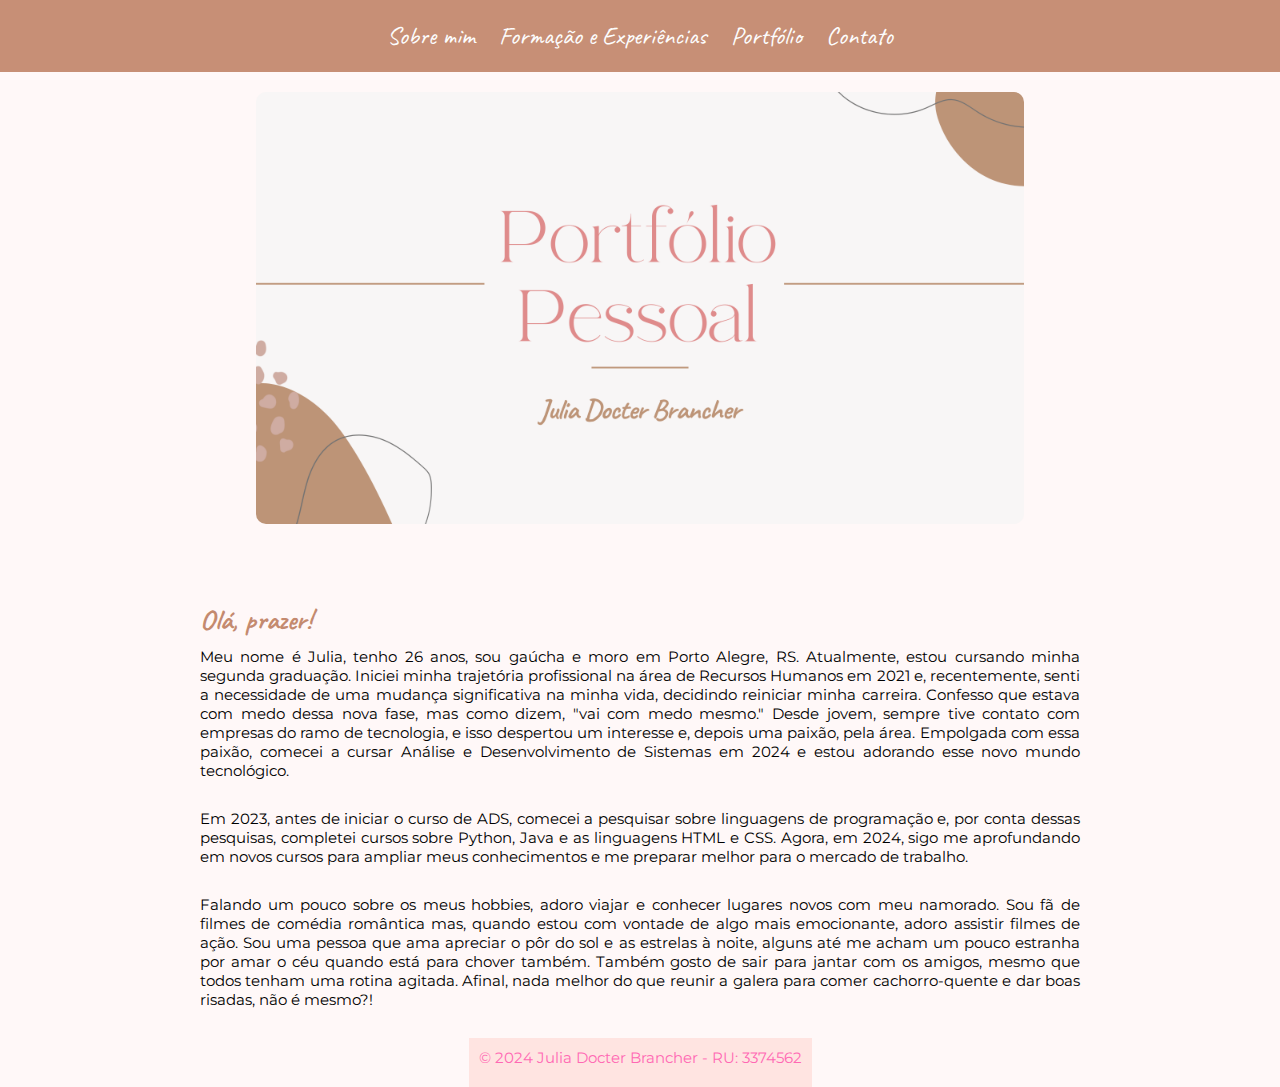
<file: index.html>
<!DOCTYPE html>
<html lang="pt">

<head>
    <meta charset="UTF-8">
    <meta name="viewport" content="width=device-width, initial-scale=1.0">
    <title>Portfólio Pessoal</title>
    <link href="https://fonts.googleapis.com/css2?family=Caveat&family=Montserrat:wght@300;400&display=swap"
        rel="stylesheet">
    <!--Link para o arquivo CSS externo que contém os estilos da página-->
    <link rel="stylesheet" type="text/css" href="styles/default.css">
</head>

<body>
    <!--Seção de navegação-->
    <header>
        <nav>
            <ul>
                <li><a href="index.html">Sobre mim</a></li>
                <li><a href="formacao.html">Formação e Experiências</a></li>
                <li><a href="portfolio.html">Portfólio</a></li>
                <li><a href="contato.html">Contato</a></li>
            </ul>
        </nav>
    </header>

    <!-- Introdução do portfólio pessoal -->
    <img src="portfolio.png" alt="Portfólio Pessoal" title="Portfólio Pessoal">
    <br><br>
    <div style="margin: 0 200px;">
        <h2>Olá, prazer!</h2>
        <p> Meu nome é Julia, tenho 26 anos, sou gaúcha e moro em Porto Alegre, RS. Atualmente, estou cursando
            minha segunda graduação. Iniciei minha trajetória profissional na área de Recursos Humanos em 2021 e,
            recentemente, senti a necessidade de uma mudança significativa na minha vida, decidindo reiniciar minha carreira. Confesso que estava com medo dessa nova fase, mas como dizem, "vai com medo mesmo." Desde jovem, sempre tive contato com empresas do ramo de tecnologia, e isso despertou um interesse e, depois uma paixão, pela área. Empolgada com essa paixão, comecei a cursar Análise e Desenvolvimento de Sistemas em 2024 e estou adorando esse novo mundo tecnológico.</p> 
        <br>
        <p> Em 2023, antes de iniciar o curso de ADS, comecei a pesquisar sobre linguagens de programação e, por conta
            dessas pesquisas, completei cursos sobre Python, Java e as linguagens HTML e CSS. Agora, em 2024, sigo me
            aprofundando em novos cursos para ampliar meus conhecimentos e me preparar melhor para o mercado de
            trabalho.</p>
        <br>
        <p>Falando um pouco sobre os meus hobbies, adoro viajar e conhecer lugares novos com meu namorado. Sou fã de filmes de comédia romântica mas, quando estou com vontade de algo mais emocionante, adoro assistir filmes de ação. Sou uma pessoa que ama apreciar o pôr do sol e as estrelas à noite, alguns até me acham um pouco estranha por amar o céu quando está para chover também. Também gosto de sair para jantar com os amigos, mesmo que todos tenham uma rotina agitada. Afinal, nada melhor do que reunir a galera para comer cachorro-quente e dar boas risadas, não é mesmo?!</p>
            <br>
    </div>

    <!-- Identificação do autor da página -->
    <footer>
        <p>&copy; 2024 Julia Docter Brancher - RU: 3374562</p>
    </footer>

</body>

</html>
</file>
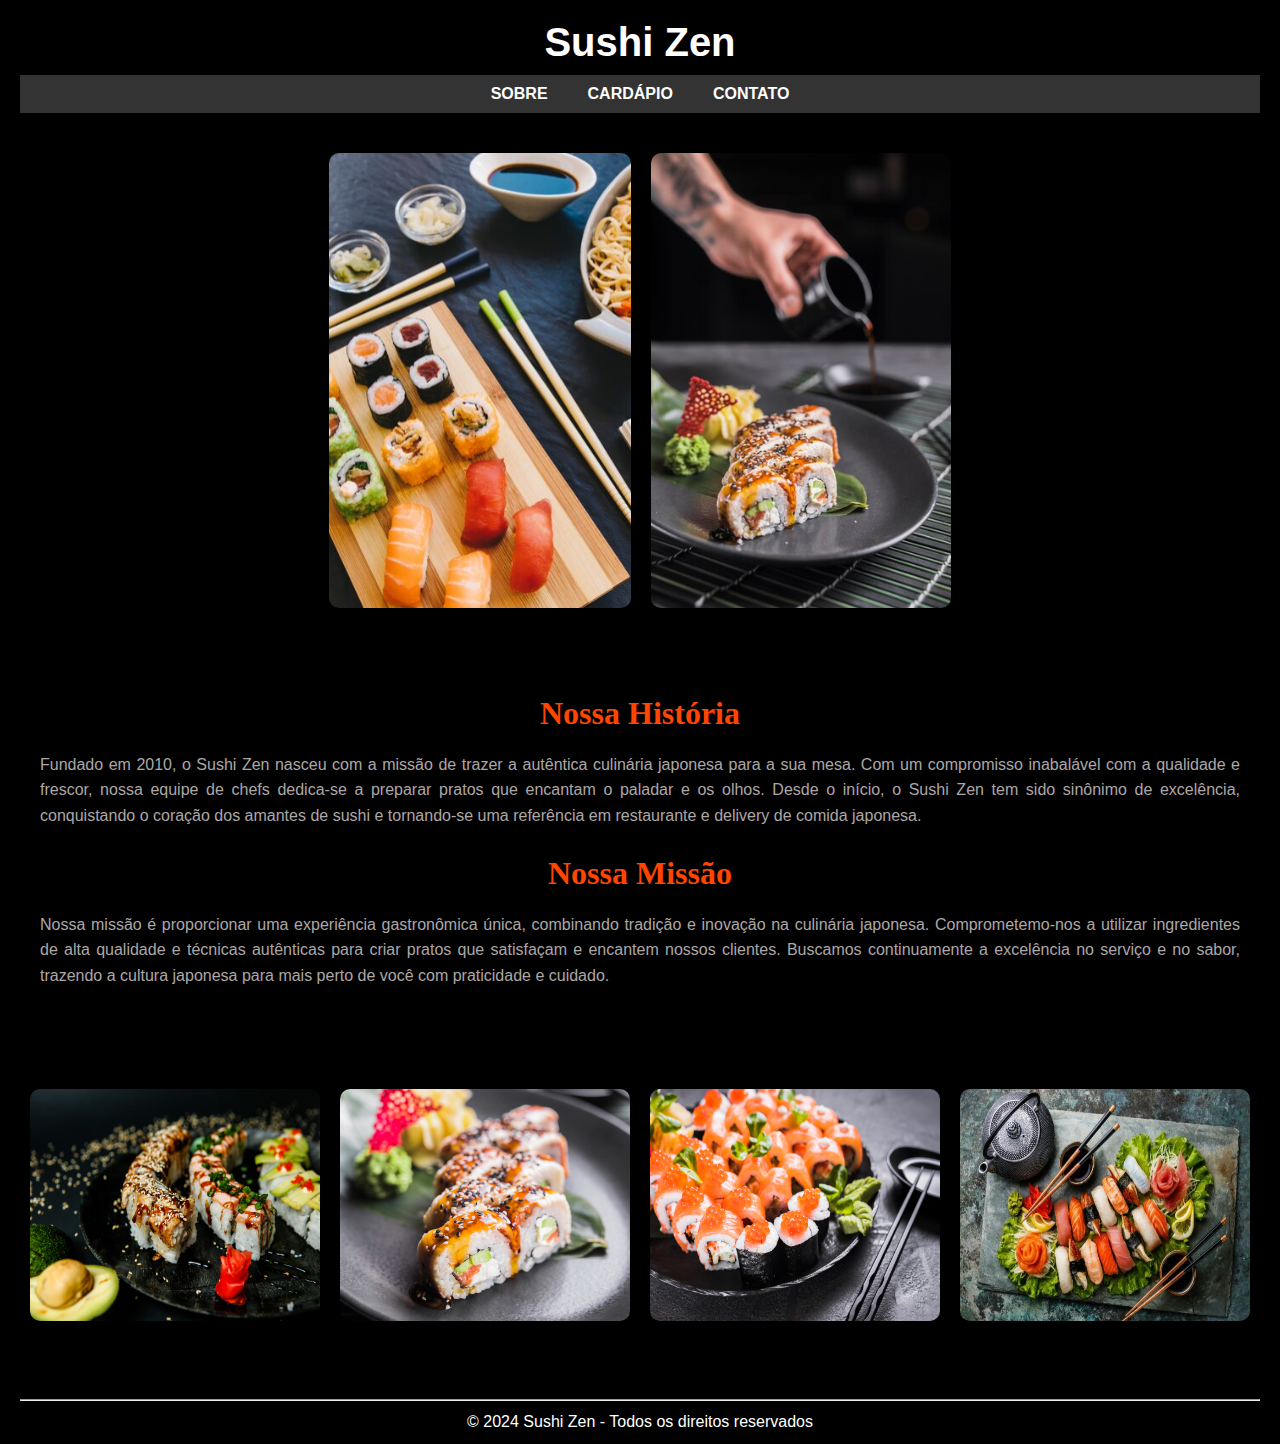
<file: Projetos/restaurante_sushizen/index.html>
<!DOCTYPE html>
<html lang="en">
<head>
    <meta charset="UTF-8">
    <meta name="viewport" content="width=device-width, initial-scale=1.0">
    <title>Restaurante Sushi Zen</title>
   
    <link rel="stylesheet" type="text/css" href="styles/historia.css">

</head>
<body>
    <!-- Cabeçalho -->
    <header>
        <h1>Sushi Zen</h1>
        <nav>
            <ul>
                <li><a href="index.html">SOBRE</a></li>
                <li><a href="cardapio.html">CARDÁPIO</a></li>
                <li><a href="contato_restaurante.html">CONTATO</a></li>
            </ul>
        </nav>
    </header>

    <!-- Imagens de Destaque -->
    <div class="featured-images">
        <img src="Imagens/sushiteste.png" alt="Sushi" title="Imagem de Sushi">
        <img src="Imagens/sushi2.png" alt="Sushi" title="Imagem de Sushi">
    </div>

    <!-- Seção Sobre -->
    <section id="sobre">
        <h2>Nossa História</h2>
        <p>Fundado em 2010, o Sushi Zen nasceu com a missão de trazer a autêntica culinária japonesa para a sua mesa. Com um compromisso inabalável com a qualidade e frescor, nossa equipe de chefs dedica-se a preparar pratos que encantam o paladar e os olhos. Desde o início, o Sushi Zen tem sido sinônimo de excelência, conquistando o coração dos amantes de sushi e tornando-se uma referência em restaurante e delivery de comida japonesa.</p>

        <h2>Nossa Missão</h2>
        <p>Nossa missão é proporcionar uma experiência gastronômica única, combinando tradição e inovação na culinária japonesa. Comprometemo-nos a utilizar ingredientes de alta qualidade e técnicas autênticas para criar pratos que satisfaçam e encantem nossos clientes. Buscamos continuamente a excelência no serviço e no sabor, trazendo a cultura japonesa para mais perto de você com praticidade e cuidado.</p>
    </section>

    <!-- Galeria de Imagens -->
    <section class="gallery">
        <img src="Imagens/capa1.jpg" alt="Sushi">
        <img src="Imagens/capa2.jpg" alt="Sushi">
        <img src="Imagens/capa3.jpg" alt="Sushi">
        <img src="Imagens/capa4.jpeg" alt="Sushi">
    </section>

    <!-- Rodapé -->
    <footer>
        <hr>
        <p>&copy; 2024 Sushi Zen - Todos os direitos reservados</p>
    </footer>
</body>
</html>
</file>
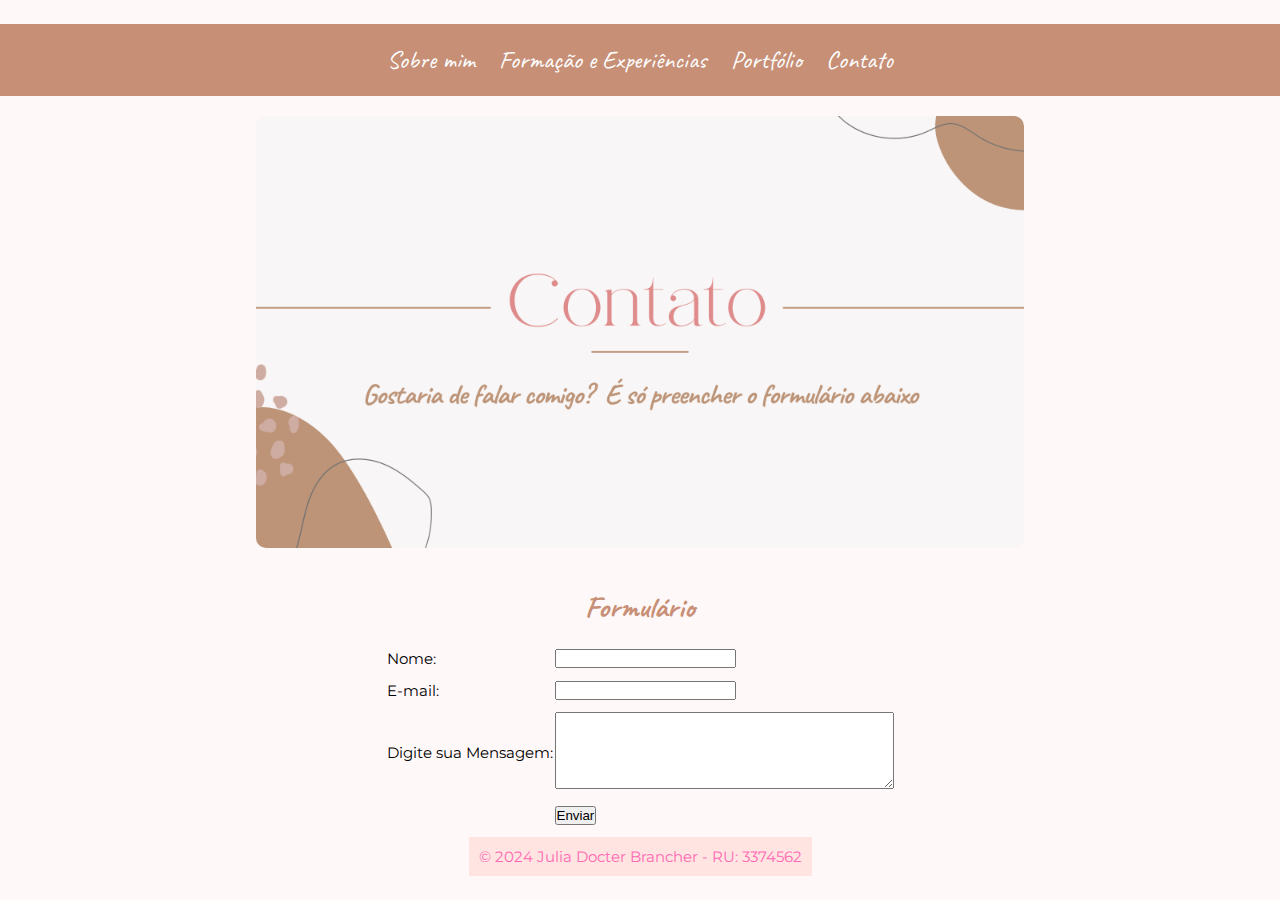
<file: contato.html>
<!DOCTYPE html>
<html lang="pt">

<head>
    <meta charset="UTF-8">
    <meta name="viewport" content="width=device-width, initial-scale=1.0">
    <title>Contato</title>
    <link href="https://fonts.googleapis.com/css2?family=Caveat&family=Montserrat:wght@300;400&display=swap" rel="stylesheet">
    <!--Link para o arquivo CSS externo que contém os estilos da página-->
    <link rel="stylesheet" type="text/css" href="styles/contato.css">

</head>

<body>
    <!--Seção de navegação-->
    <header>
        <nav>
            <ul>
                <li><a href="index.html">Sobre mim</a></li>
                <li><a href="formacao.html">Formação e Experiências</a></li>
                <li><a href="portfolio.html">Portfólio</a></li>
                <li><a href="contato.html">Contato</a></li>
            </ul>
        </nav>
    </header>

    <!-- Banner principal da página -->
    <img src="contato.png" alt="Contato" title="Contato">

    <h1>Formulário</h1>
    <form action="" method="">
        <table>
            <tr>
                <th><label for="nome">Nome:</label></th>
                <td><input type="text" name="nome" id="nome"></td>
            </tr>
            <tr>
                <th><label for="email">E-mail:</label></th>
                <td><input type="email" name="email" id="email"></td>
            </tr>
            <tr>
                <th><label for="msg">Digite sua Mensagem:</label></th>
                <td><textarea name="msg" rows="5" cols="40"></textarea></td>
            </tr>
            <tr>
                <td></td>
                <td><button>Enviar</button></td>
            </tr>
        </table>
    </form>

    <!-- Identificação do autor da página -->
    <footer>
        <p>&copy; 2024 Julia Docter Brancher - RU: 3374562</p>
    </footer>

</body>

</html>
</file>
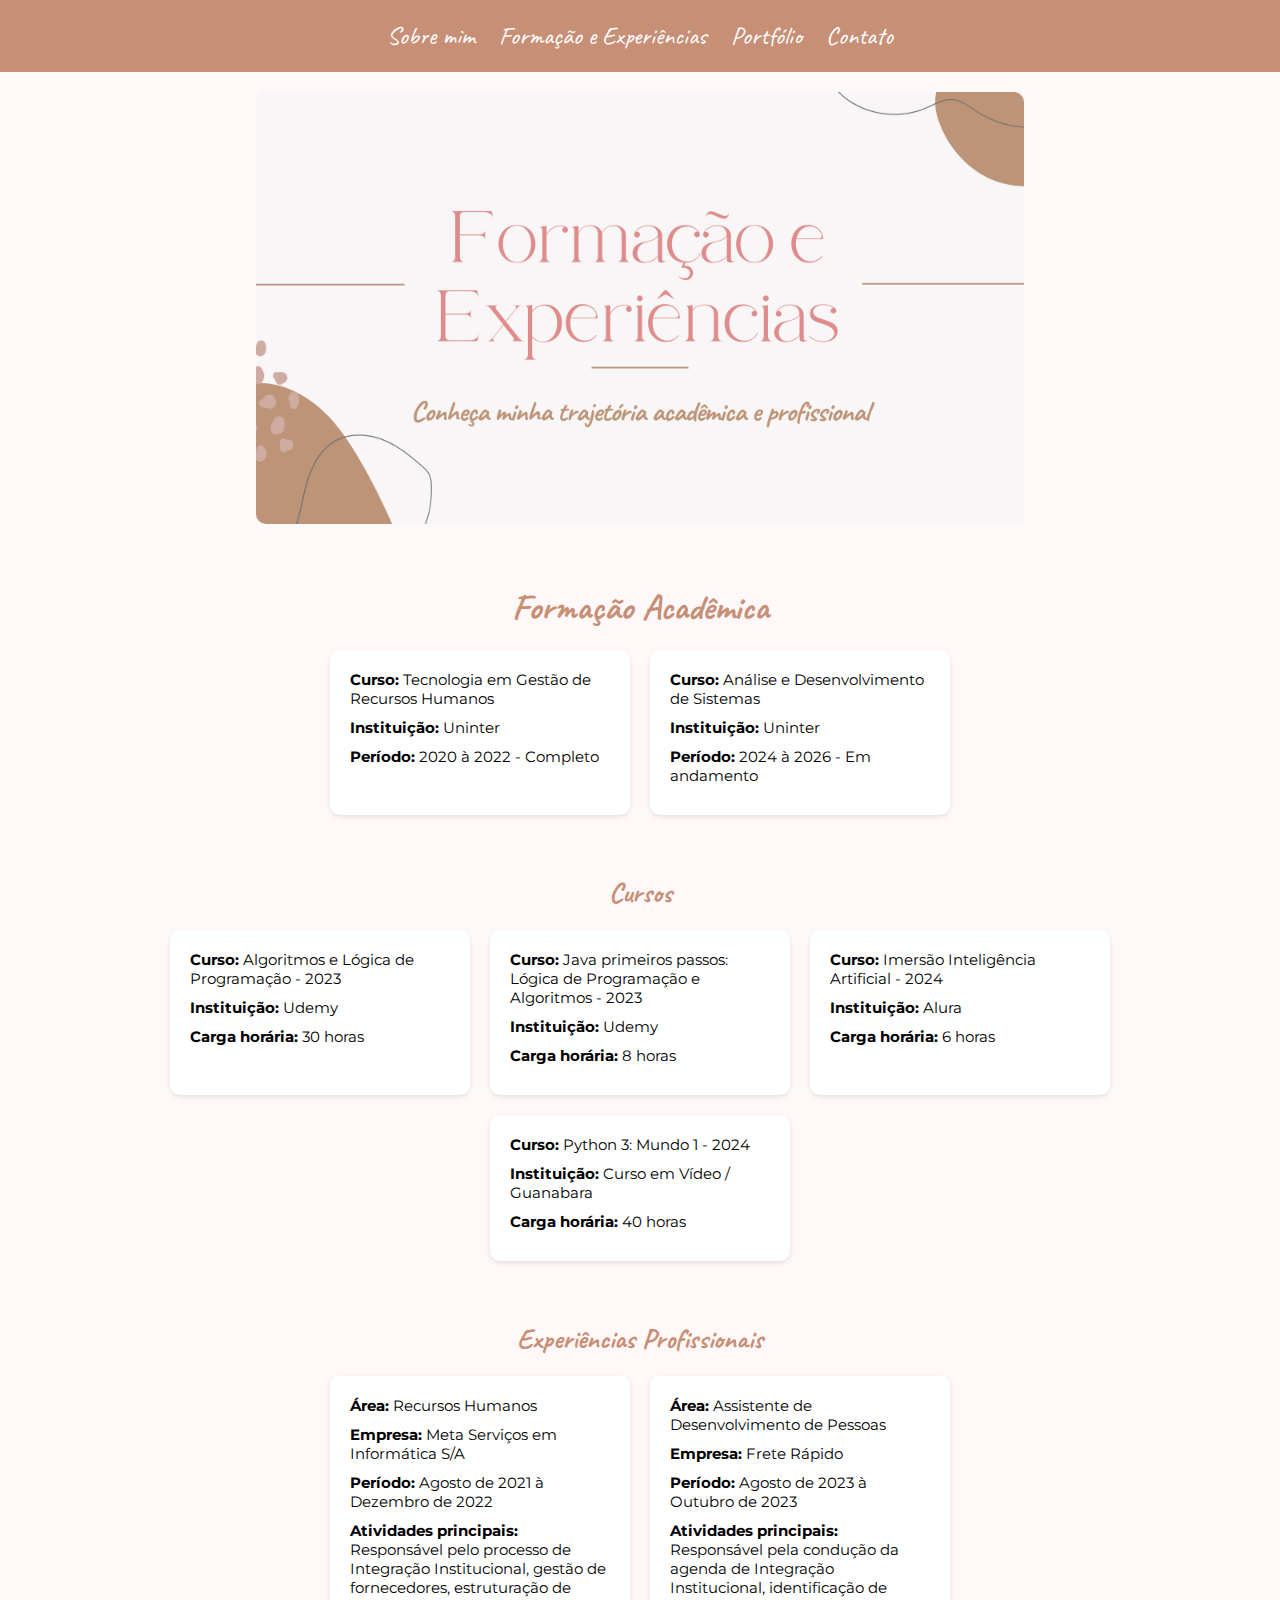
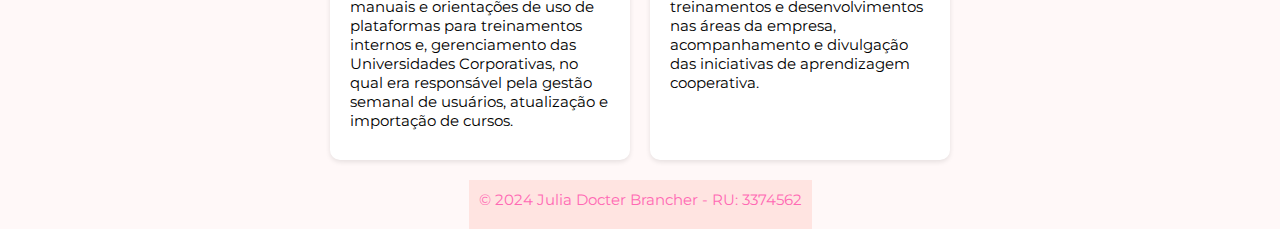
<file: formacao.html>
<!DOCTYPE html>
<html lang="pt">

<head>
    <meta charset="UTF-8">
    <meta name="viewport" content="width=device-width, initial-scale=1.0">
    <title>Formação e Experiências</title>
    <link href="https://fonts.googleapis.com/css2?family=Caveat&family=Montserrat:wght@300;400&display=swap" rel="stylesheet">
    <!--Link para o arquivo CSS externo que contém os estilos da página-->
    <link rel="stylesheet" type="text/css" href="styles/formacao.css">
    
</head>

<body>
    <!--Seção de navegação-->
    <header>
        <nav>
            <ul>
                <li><a href="index.html">Sobre mim</a></li>
                <li><a href="formacao.html">Formação e Experiências</a></li>
                <li><a href="portfolio.html">Portfólio</a></li>
                <li><a href="contato.html">Contato</a></li>
            </ul>
        </nav>
    </header>

    <!-- Banner principal da página -->
    <img src="formacao.png" alt="Formação e Experiências" title="Formação e Experiências">

    <main>
        <section>
            <!--Informações sobre experiências-->
            <h1>Formação Acadêmica</h1>
            <div class="space">
                <div class="card">
                    <p><b>Curso:</b> Tecnologia em Gestão de Recursos Humanos</p>
                    <p><b>Instituição:</b> Uninter</p>
                    <p><b>Período:</b> 2020 à 2022 - Completo</p>
                </div>
                <div class="card">
                    <p><b>Curso:</b> Análise e Desenvolvimento de Sistemas</p>
                    <p><b>Instituição:</b> Uninter</p>
                    <p><b>Período:</b> 2024 à 2026 - Em andamento</p>
                </div>
            </div>
        </section>

        <section>
            <h2>Cursos</h2>
            <div class="space">
                <div class="card">
                    <p><b>Curso:</b> Algoritmos e Lógica de Programação - 2023</p>
                    <p><b>Instituição:</b> Udemy</p>
                    <p><b>Carga horária:</b> 30 horas</p>
                </div>
                <div class="card">
                    <p><b>Curso:</b> Java primeiros passos: Lógica de Programação e Algoritmos - 2023</p>
                    <p><b>Instituição:</b> Udemy</p>
                    <p><b>Carga horária:</b> 8 horas</p>
                </div>
                <div class="card">
                    <p><b>Curso:</b> Imersão Inteligência Artificial - 2024</p>
                    <p><b>Instituição:</b> Alura</p>
                    <p><b>Carga horária:</b> 6 horas</p>
                </div>
                <div class="card">
                    <p><b>Curso:</b> Python 3: Mundo 1 - 2024</p>
                    <p><b>Instituição:</b> Curso em Vídeo / Guanabara</p>
                    <p><b>Carga horária:</b> 40 horas</p>
                </div>
            </div>
        </section>

        <section>
            <h2>Experiências Profissionais</h2>
            <div class="space">
                <div class="card">
                    <p><b>Área:</b> Recursos Humanos</p>
                    <p><b>Empresa:</b> Meta Serviços em Informática S/A</p>
                    <p><b>Período:</b> Agosto de 2021 à Dezembro de 2022</p>
                    <p><b>Atividades principais:</b> Responsável pelo processo de Integração Institucional, gestão de fornecedores, estruturação de manuais e orientações de uso de plataformas para treinamentos internos e, gerenciamento das Universidades Corporativas, no qual era responsável pela gestão semanal de usuários, atualização e importação de cursos.</p>
                </div>
                <div class="card">
                    <p><b>Área:</b> Assistente de Desenvolvimento de Pessoas</p>
                    <p><b>Empresa:</b> Frete Rápido</p>
                    <p><b>Período:</b> Agosto de 2023 à Outubro de 2023</p>
                    <p><b>Atividades principais:</b> Responsável pela condução da agenda de Integração Institucional, identificação de treinamentos e desenvolvimentos nas áreas da empresa, acompanhamento e divulgação das iniciativas de aprendizagem cooperativa.</p>

                </div>
            </div>
        </section>
    </main>

    <!-- Identificação do autor da página -->
    <footer>
        <p>&copy; 2024 Julia Docter Brancher - RU: 3374562</p>
    </footer>
</body>

</html>
</file>
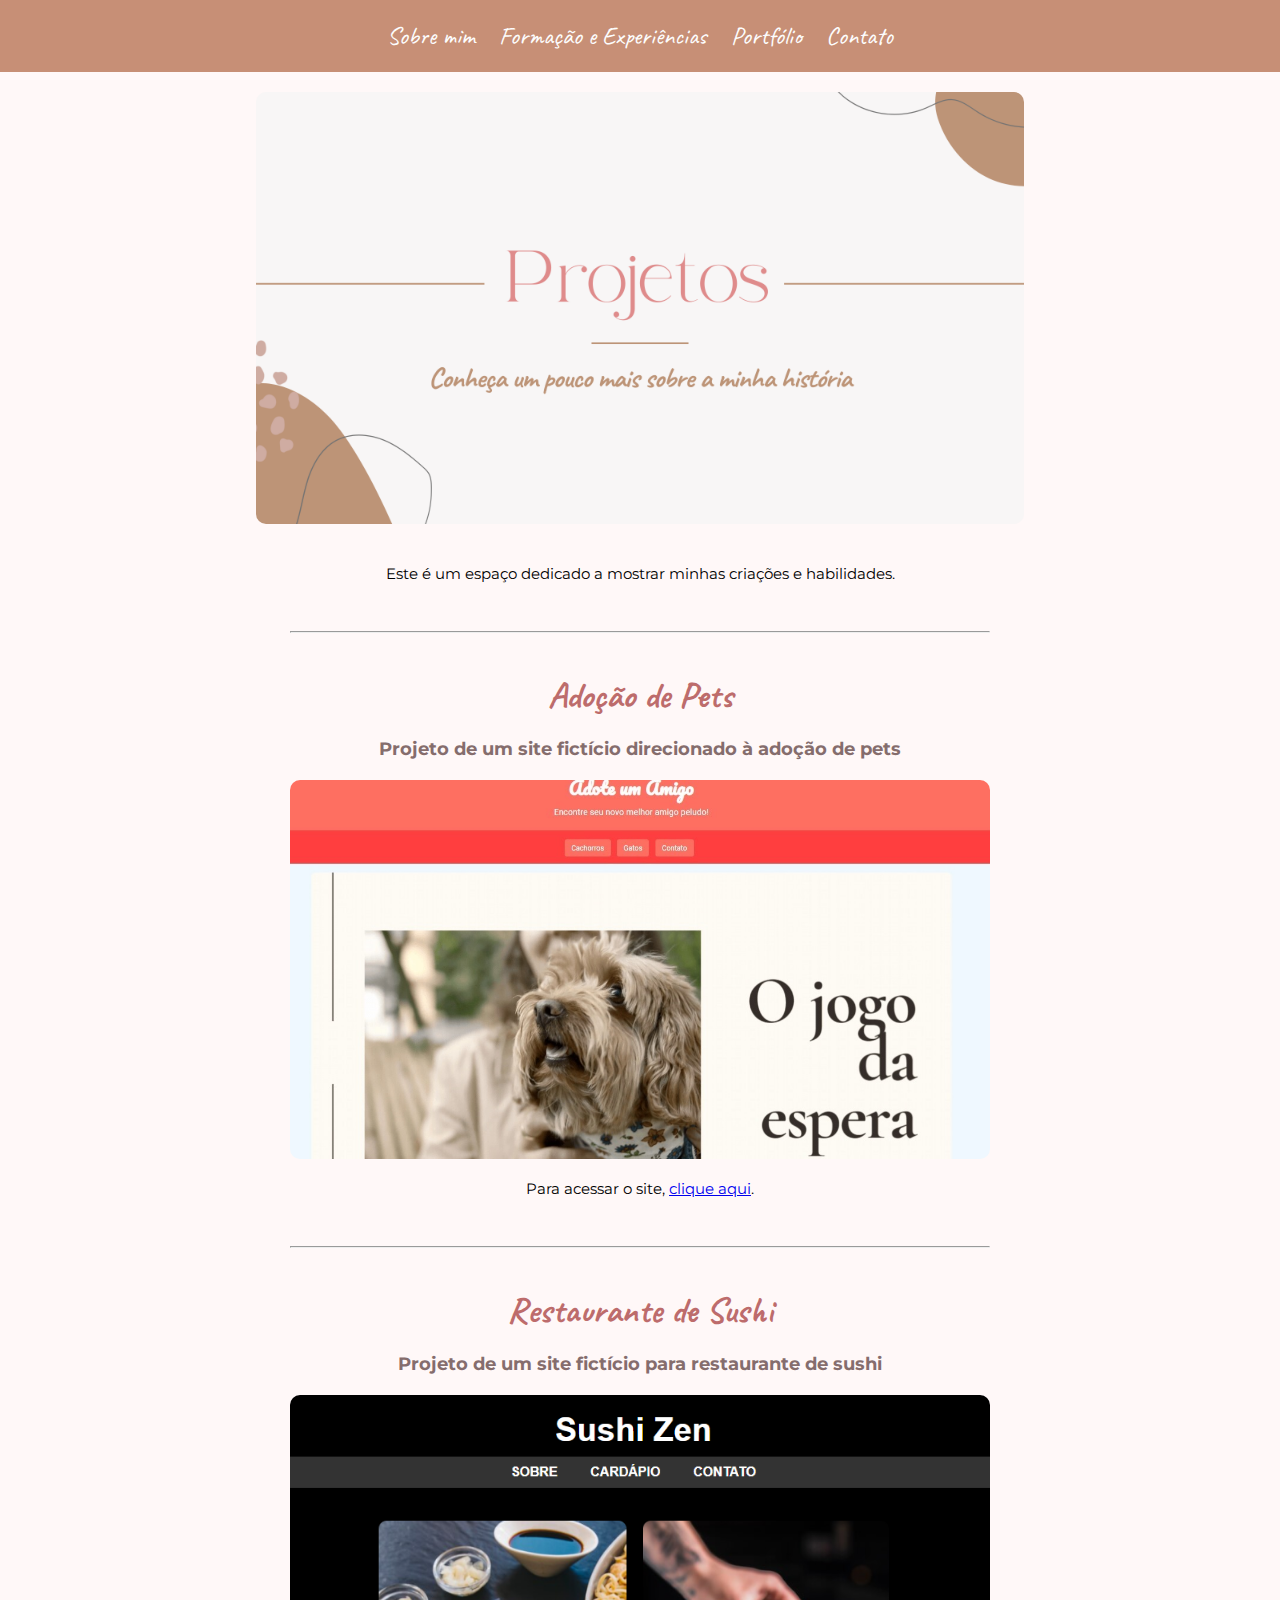
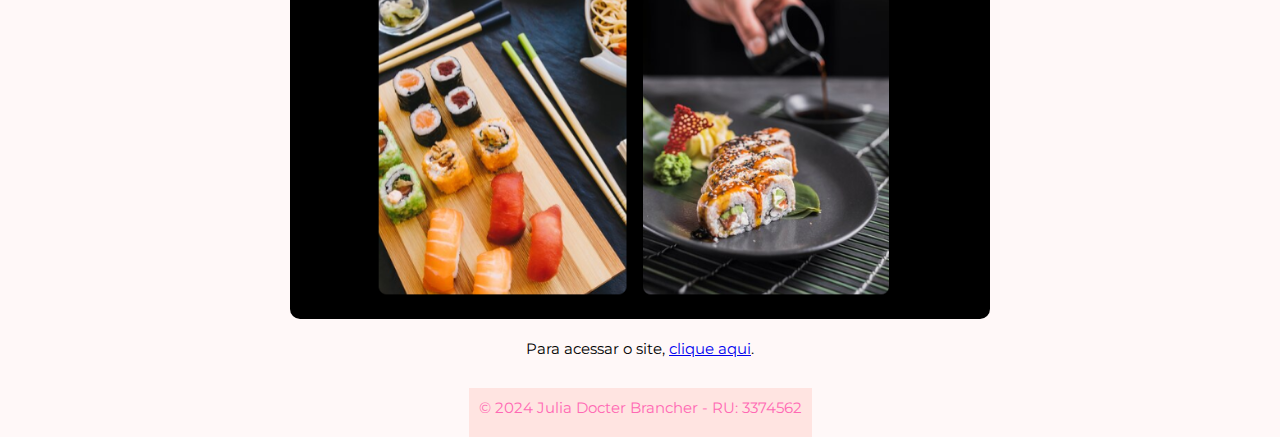
<file: portfolio.html>
<!DOCTYPE html>
<html lang="pt">

<head>
    <meta charset="UTF-8">
    <meta name="viewport" content="width=device-width, initial-scale=1.0">
    <title>Portfólio</title>
    <link href="https://fonts.googleapis.com/css2?family=Caveat&family=Montserrat:wght@300;400&display=swap"
        rel="stylesheet">
    <!--Link para o arquivo CSS externo que contém os estilos da página-->
    <link rel="stylesheet" type="text/css" href="styles/portfolio.css">
</head>

<body>
    <!--Seção de navegação-->
    <header> 
        <nav>
            <ul>
                <li><a href="index.html">Sobre mim</a></li>
                <li><a href="formacao.html">Formação e Experiências</a></li>
                <li><a href="portfolio.html">Portfólio</a></li>
                <li><a href="contato.html">Contato</a></li>
            </ul>
        </nav>
    </header>

    <!-- Banner principal da página -->
    <img src="projetos.png" alt="Projetos" title="Projetos">

    <main>
        <section>
            <p>Este é um espaço dedicado a mostrar minhas criações e habilidades.</p>
            <br><br>
            <hr>
            <br>

            <!--Projeto fictício-->
            <h1>Adoção de Pets</h1> <!--Título do projeto-->
            <h2>Projeto de um site fictício direcionado à adoção de pets</h2> <!--Subtítulo-->

            <!--Imagem do site de adoção de pets-->
            <img src="Projetos/adocao_pets/Imagens/menu_pets.jpg" alt="Imagem do site de adoção de pets"
                title="Site de Adoção de Pets" style="width: 700px;">
            <p>Para acessar o site, <a href="Projetos/adocao_pets/adocao.html" target="_blank"
                    rel="noopener noreferrer">clique aqui</a>.</p> <!--Link para acessar o site-->

            <br><br>
            <hr>
            <br>

            <!--Projeto fictício-->
            <h1>Restaurante de Sushi</h1> <!--Título do projeto-->
            <h2>Projeto de um site fictício para restaurante de sushi</h2> <!--Subtítulo-->

            <!--Imagem do site do Restaurante Sushi Zen-->
            <img src="menu_sushi.png" alt="Imagem do site do restaunte de sushi" style="width: 700px;">
            <p>Para acessar o site, <a href="Projetos/restaurante_sushizen/index.html" target="_blank"
                rel="noopener noreferrer">clique aqui</a>.</p> <!--Link para acessar o site-->
        </section>
    </main>

    <!-- Identificação do autor da página -->
    <footer>
        <p>&copy; 2024 Julia Docter Brancher - RU: 3374562</p>
    </footer>
</body>

</html>
</file>
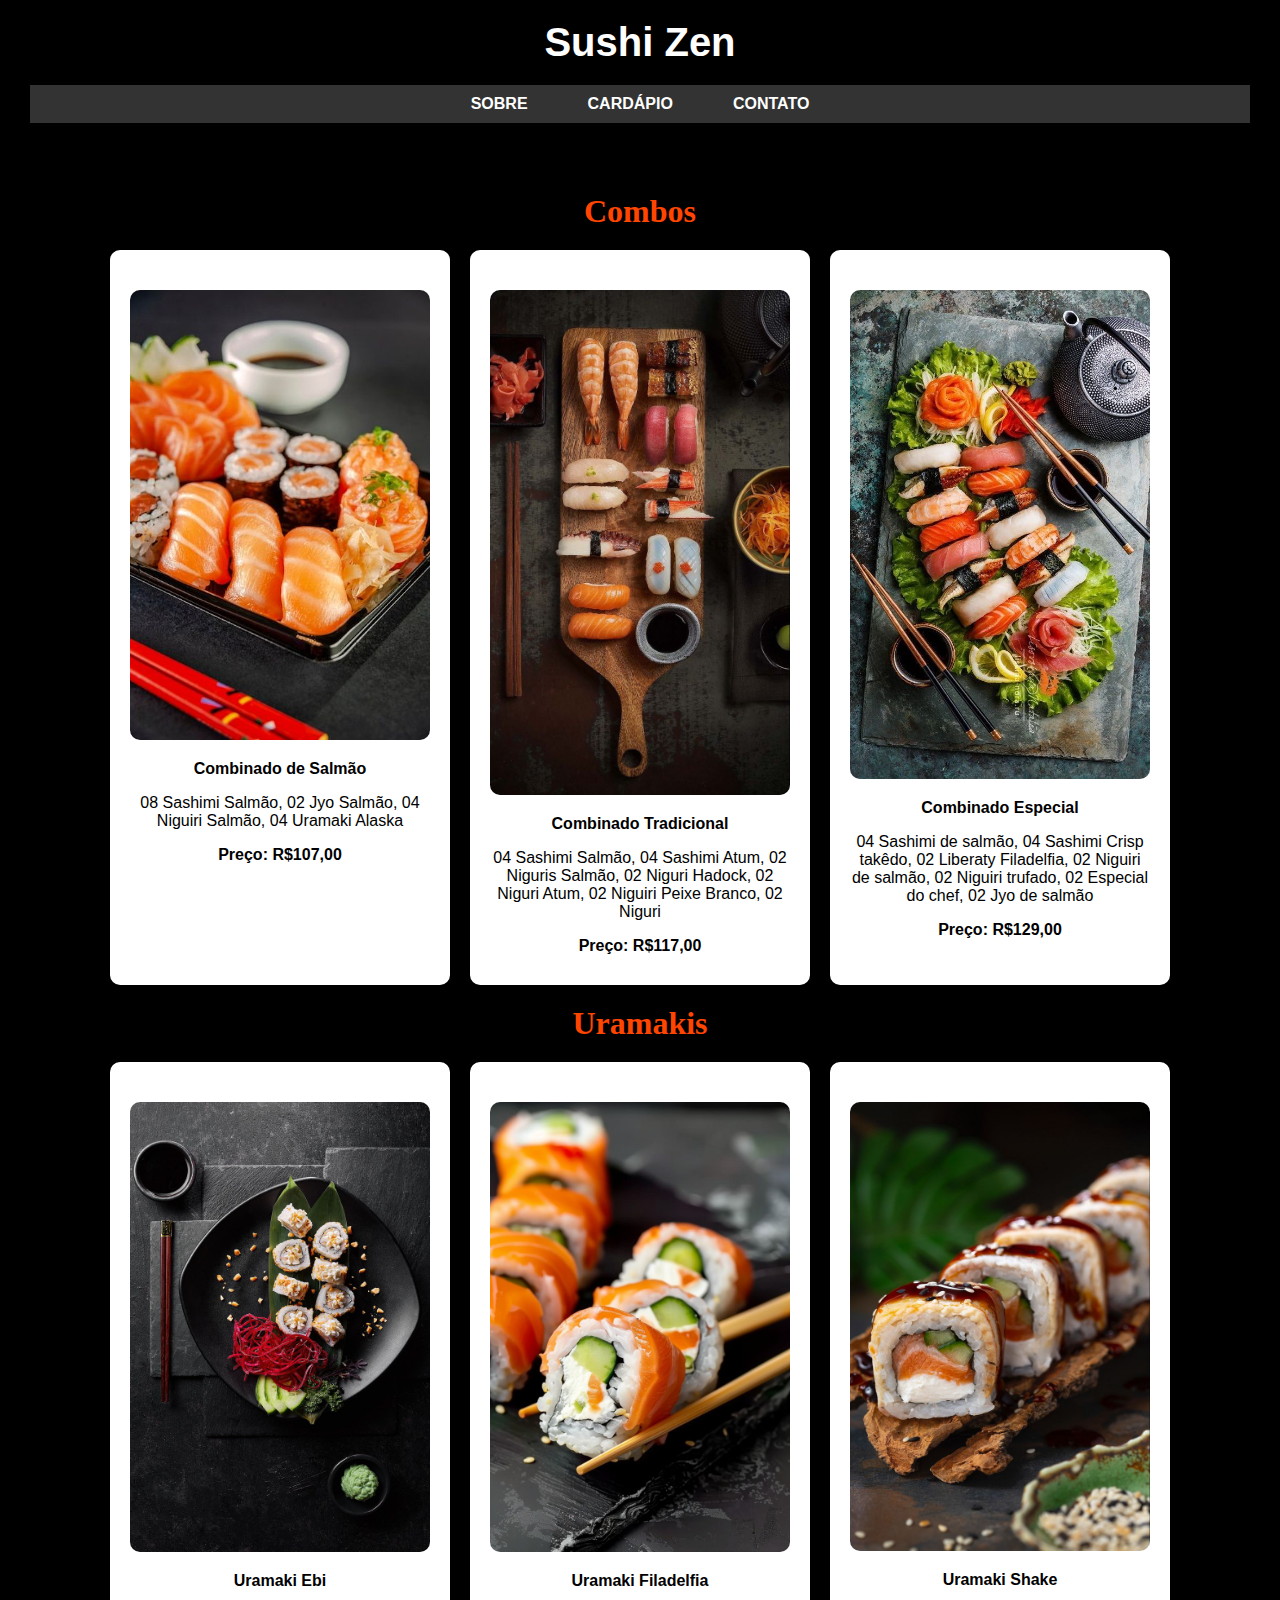
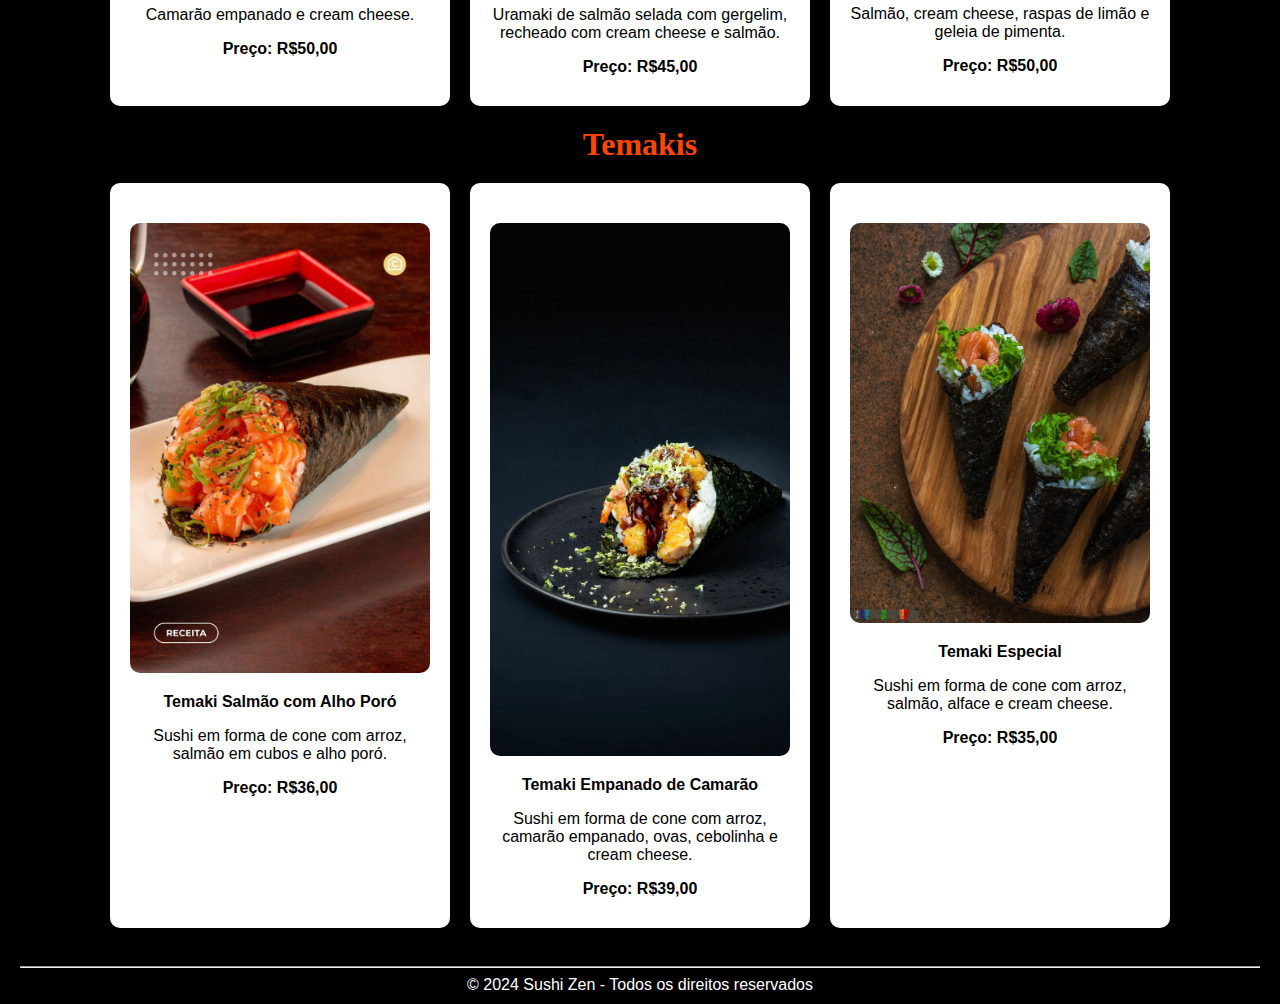
<file: Projetos/restaurante_sushizen/cardapio.html>
<!DOCTYPE html>
<html lang="en">
<head>
    <meta charset="UTF-8">
    <meta name="viewport" content="width=device-width, initial-scale=1.0">
    <title>Cardápio</title>
    <link rel="stylesheet" type="text/css" href="styles/cardapio.css">


</head>
<body>
    <header>
        <h1>Sushi Zen</h1>
        <nav>
            <ul>
                <li><a href="index.html">SOBRE</a></li>
                <li><a href="cardapio.html">CARDÁPIO</a></li>
                <li><a href="contato_restaurante.html">CONTATO</a></li>
            </ul>
        </nav>
    </header>

    <section id="comidas">
        <h2>Combos</h2>
        <div class="space">
            <div class="card">
                <img src="Imagens/salmao.jpeg" alt="Combinado de Salmão">
                <p><b>Combinado de Salmão</b></p>
                <p>08 Sashimi Salmão, 02 Jyo Salmão, 04 Niguiri Salmão, 04 Uramaki Alaska</p>
                <p><b>Preço: R$107,00</b></p>
            </div>
            <div class="card">
                <img src="Imagens/combo_tradicional.jpeg" alt="Combinado Tradicional">
                <p><b>Combinado Tradicional</b></p>
                <p>04 Sashimi Salmão, 04 Sashimi Atum, 02 Niguris Salmão, 02 Niguri Hadock, 02 Niguri Atum, 02 Niguiri Peixe Branco, 02 Niguri</p>
                <p><b>Preço: R$117,00</b></p>
            </div>
            <div class="card">
                <img src="Imagens/combo_especial.jpeg" alt="Combinado Especial">
                <p><b>Combinado Especial</b></p>
                <p>04 Sashimi de salmão, 04 Sashimi Crisp takêdo, 02 Liberaty Filadelfia, 02 Niguiri de salmão, 02 Niguiri trufado, 02 Especial do chef, 02 Jyo de salmão</p>
                <p><b>Preço: R$129,00</b></p>
            </div>
        </div>

        <h2>Uramakis</h2>
        <div class="space">
            <div class="card">
                <img src="Imagens/camarao.jpeg"Uramaki Ebi">
                <p><b>Uramaki Ebi</b></p>
                <p>Camarão empanado e cream cheese.</p>
                <p><b>Preço: R$50,00</b></p>
            </div>
            <div class="card">
                <img src="Imagens/uramaki_filadelfia.jpeg" alt="Uramaki Filadelfia">
                <p><b>Uramaki Filadelfia</b></p>
                <p>Uramaki de salmão selada com gergelim, recheado com cream cheese e salmão.</p>
                <p><b>Preço: R$45,00</b></p>
            </div>
            <div class="card">
                <img src="Imagens/uramaki_shake.jpeg" alt="Uramaki Shake">
                <p><b>Uramaki Shake</b></p>
                <p>Salmão, cream cheese, raspas de limão e geleia de pimenta.</p>
                <p><b>Preço: R$50,00</b></p>
            </div>
        </div>

        <h2>Temakis</h2>
        <div class="space">
            <div class="card">
                <img src="Imagens/temaki_salmao.jpeg" alt="Temaki Salmão com Alho Poró">
                <p><b>Temaki Salmão com Alho Poró</b></p>
                <p>Sushi em forma de cone com arroz, salmão em cubos e alho poró.</p>
                <p><b>Preço: R$36,00</b></p>
            </div>
            <div class="card">
                <img src="Imagens/temaki_empanado.jpeg" alt="Temaki Empanado de Camarão">
                <p><b>Temaki Empanado de Camarão</b></p>
                <p>Sushi em forma de cone com arroz, camarão empanado, ovas, cebolinha e cream cheese.</p>
                <p><b>Preço: R$39,00</b></p>
            </div>
            <div class="card">
                <img src="Imagens/temaki_alface.jpeg" alt="Temaki Especial">
                <p><b>Temaki Especial</b></p>
                <p>Sushi em forma de cone com arroz, salmão, alface e cream cheese.</p>
                <p><b>Preço: R$35,00</b></p>
            </div>
        </div>
    </section>

    <footer>
        <hr>
        <p>&copy; 2024 Sushi Zen - Todos os direitos reservados</p>
    </footer>
</body>
</html>
</file>
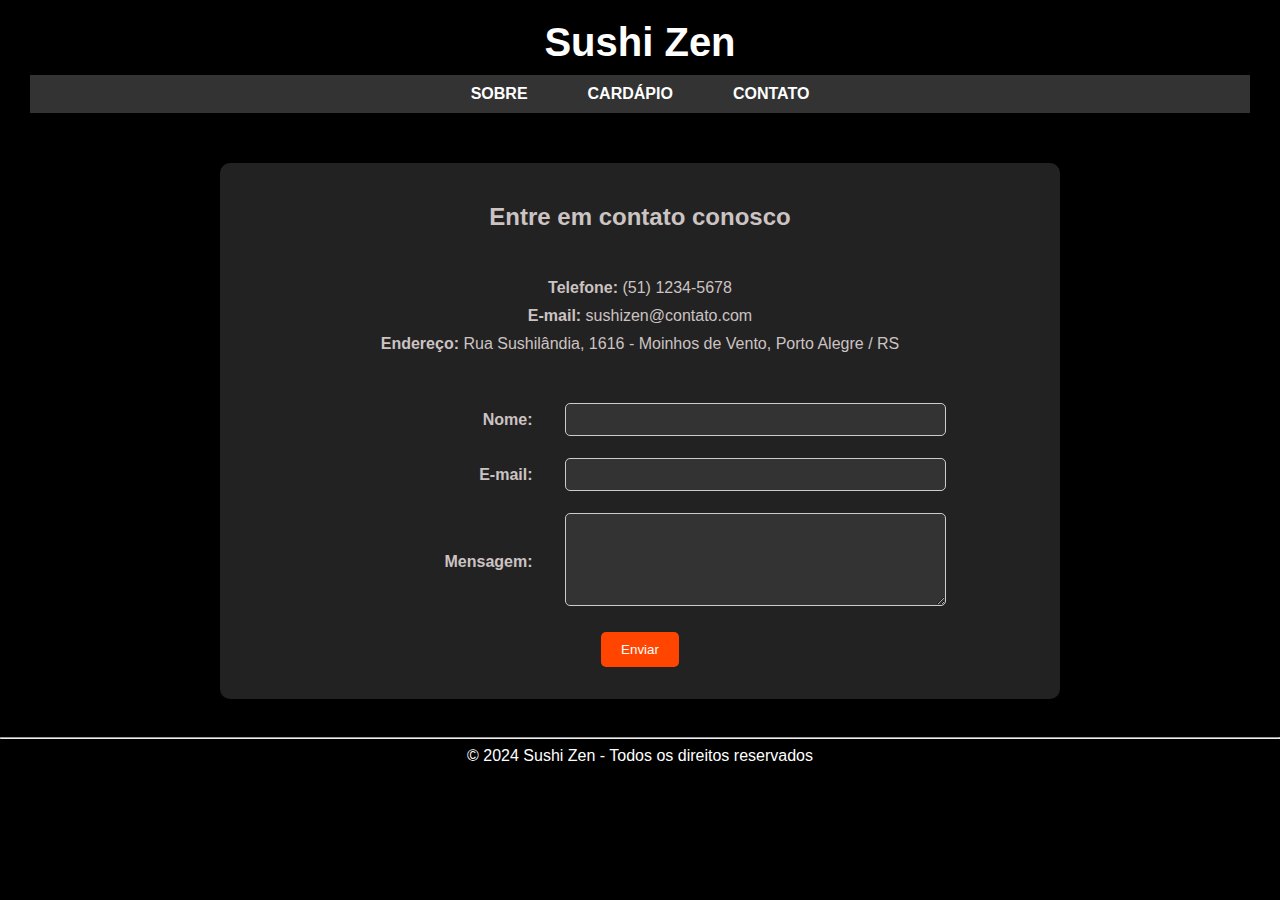
<file: Projetos/restaurante_sushizen/contato_restaurante.html>
<!DOCTYPE html>
<html lang="en">
<head>
    <meta charset="UTF-8">
    <meta name="viewport" content="width=device-width, initial-scale=1.0">
    <title>Contato - Sushi Zen</title>
    <link rel="stylesheet" type="text/css" href="styles/contato.css">
    
</head>
<body>
    <header>
        <h1>Sushi Zen</h1>
        <nav>
            <ul>
                <li><a href="index.html">SOBRE</a></li>
                <li><a href="cardapio.html">CARDÁPIO</a></li>
                <li><a href="contato_restaurante.html">CONTATO</a></li>
            </ul>
        </nav>
    </header>

    <section class="contact">
        <div class="info">
            <h2>Entre em contato conosco</h2>
            <br>
            <p><b>Telefone:</b> (51) 1234-5678</p>
            <p><b>E-mail:</b> sushizen@contato.com</p>
            <p><b>Endereço:</b> Rua Sushilândia, 1616 - Moinhos de Vento, Porto Alegre / RS</p>
        </div>
        <br>

        <form action="" method="post">
            <table>
                <tr>
                    <th><label for="nome">Nome:</label></th>
                    <td><input type="text" name="nome" id="nome" required></td>
                </tr>
                <tr>
                    <th><label for="email">E-mail:</label></th>
                    <td><input type="email" name="email" id="email" required></td>
                </tr>
                <tr>
                    <th><label for="msg">Mensagem:</label></th>
                    <td><textarea name="msg" id="msg" rows="5" required></textarea></td>
                </tr>
                <tr>
                    <td colspan="2" style="text-align: center;">
                        <button type="submit">Enviar</button>
                    </td>
                </tr>
            </table>
        </form>
    </section>

    <footer>
        <hr>
        <p>&copy; 2024 Sushi Zen - Todos os direitos reservados</p>
    </footer>
</body>
</html>
</file>
<file: styles/default.css>
* {
    padding: 0;
    margin: 0;
    box-sizing: border-box;
}

/* Estilos para o corpo da página */
body {
    font-family: 'Montserrat', sans-serif;
    font-size: 15px;
    background-color: rgb(255, 248, 248);
    display: flex;
    justify-content: center;
    align-items: center;
    flex-direction: column;
    min-height: 100vh;
    padding: 0px;
}

/* Estilos para o cabeçalho */
header {
    background-color: rgb(199, 143, 118);
    padding: 20px;
    text-align: center;
    font-family: 'Caveat', cursive;
    width: 100%;
}

/* Estilos para os itens da lista de navegação */
header li {
    display: inline-block;
    margin: 0 10px; 
}

/* Estilos para os links dentro do cabeçalho */
header a {
    text-decoration: none;
    color: #fdfdfd;
    font-weight: 400;
    font-size: 25px;
}

/* Estilos para o hover dos links no cabeçalho */
header a:hover {
    color: rgb(205, 199, 199);
}

/* Estilos para as imagens */
img {
    border-radius: 10px; 
    display: block;
    margin: 20px auto;
    width: 60%;
}

/* Estilos para os títulos h2*/
h2 {
    font-family: 'Caveat', cursive;
    text-align: center;
    margin: 20px 0;
    color: rgb(196, 138, 111);
    font-size: 28px;
    margin-bottom: 10px;
    text-align: left;
}

/* Estilos para os parágrafos */
p {
    text-align: justify;
    margin-bottom: 10px;
}

/* Estilos para o rodapé */
footer {
    background-color: #ffe4e1;
    color: #ff69b4;
    text-align: center;
    padding: 10px;
}
</file>
<file: Projetos/restaurante_sushizen/styles/historia.css>
/* Estilos gerais */
body {
    font-family: 'Arial', sans-serif;
    margin: 0;
    padding: 0;
    background-color: black;
    color: #333;
}

/* Cabeçalho */
header {
    background-color: black;
    color: #fff;
    padding: 20px;
    text-align: center;
}

header h1 {
    font-family: 'Roboto', sans-serif;
    font-size: 2.5em;
    margin: 0;
}

nav ul {
    list-style: none;
    padding: 0;
    margin: 0;
    display: flex;
    justify-content: center;
    background-color: #333;
    margin-top: 10px;
}

nav ul li {
    margin: 0;
}

nav ul li a {
    text-decoration: none;
    color: #fff;
    font-weight: bold;
    padding: 10px 20px;
    display: block;
    transition: background-color 0.3s, color 0.3s;
}

nav ul li a:hover {
    background-color: #ff6347;
    color: #fff;
}

/* Imagens */
img {
    border-radius: 10px;
    height: auto;
}

/* Imagens de Destaque */
.featured-images {
    display: flex;
    justify-content: center;
    gap: 20px;
    margin: 20px;
}

.featured-images img {
    max-width: 45%;
}

/* Seções */
section {
    padding: 40px 20px;
    text-align: center;
}

h2 {
    font-family: 'Lora', serif;
    color: orangered;
    font-size: 2em;
    margin-bottom: 20px;
}

p {
    font-size: 16px;
    line-height: 1.6;
    color: #ada7a7;
    margin: 0 20px;
    text-align: justify;
}

/* Galeria de Imagens */
.gallery {
    display: flex;
    flex-wrap: wrap;
    justify-content: center;
    gap: 20px;
    margin: 20px 0;
}

.gallery img {
    width: calc(25% - 20px);
    box-shadow: 0 4px 8px rgba(0, 0, 0, 0.1);
}

/* Rodapé */
footer {
    background-color: black;
    color: #fff;
    text-align: center;
    padding: 10px 20px;
    font-family: 'Roboto', sans-serif;
}

footer p {
    margin: 0;
    text-align: center;
    color: white;
}
</file>
<file: styles/contato.css>
* {
    padding: 0;
    margin: 0;
    box-sizing: border-box;
}

body {
    font-family: 'Montserrat', sans-serif;
    font-size: 15px;
    background-color: rgb(255, 248, 248);
    display: flex;
    justify-content: center;
    align-items: center;
    flex-direction: column;
    min-height: 100vh;
    padding: 0px;
}

header {
    background-color: rgb(199, 143, 118);
    padding: 20px;
    text-align: center;
    font-family: 'Caveat', cursive;
    width: 100%;
}

header li {
    display: inline-block;
    margin: 0 10px;
}

header a {
    text-decoration: none;
    color: #fdfdfd;
    font-weight: 400;
    font-size: 25px;
}

header a:hover {
    color: rgb(205, 199, 199);
}

img {
    border-radius: 10px;
    display: block;
    margin: 20px auto;
    width: 60%;
}

h1 {
    font-family: 'Caveat', cursive;
    text-align: center;
    margin: 20px 0;
    color: rgb(199, 143, 118);
}

th{
    text-align: left;
    padding-bottom: 10px;
    font-weight: 400;

}

td{
    padding-bottom: 10px;
}

footer {
    background-color: #ffe4e1;
    color: #ff69b4;
    text-align: center;
    padding: 10px;
}
</file>
<file: styles/formacao.css>
* {
    padding: 0;
    margin: 0;
    box-sizing: border-box;
}

body {
    font-family: 'Montserrat', sans-serif;
    font-size: 15px;
    background-color: rgb(255, 248, 248);
    display: flex;
    justify-content: center;
    align-items: center;
    flex-direction: column;
    min-height: 100vh;
    padding: 0px;
}

header {
    background-color: rgb(199, 143, 118);
    padding: 20px;
    text-align: center;
    font-family: 'Caveat', cursive;
    width: 100%;
}

header li {
    display: inline-block;
    margin: 0 10px;
}

header a {
    text-decoration: none;
    color: #fdfdfd;
    font-weight: 400;
    font-size: 25px;
}

header a:hover {
    color: rgb(205, 199, 199);
}

img {
    border-radius: 10px;
    display: block;
    margin: 20px auto;
    width: 60%;
}

h1, h2 {
    font-family: 'Caveat', cursive;
    text-align: center;
    margin: 20px 0;
    color: rgb(199, 143, 118);
}

h1 {
    font-size: 36px;
}

h2 {
    font-size: 28px;
}

p {
    margin-bottom: 10px;
}

section {
    padding: 20px;
    max-width: 1000px;
    width: 100%;
}

.space {
    display: flex;
    justify-content: center;
    gap: 20px;
    flex-wrap: wrap;
}

.card {
    background-color: #ffffff;
    border-radius: 10px;
    box-shadow: 0 2px 5px rgba(0, 0, 0, 0.1);
    padding: 20px;
    width: 100%;
    max-width: 300px;
    transition: transform 0.3s, box-shadow 0.3s;
}

.card:hover {
    transform: translateY(-10px);
    box-shadow: 0 4px 10px rgba(0, 0, 0, 0.2);
}

footer {
    background-color: #ffe4e1;
    color: #ff69b4;
    text-align: center;
    padding: 10px;
}
</file>
<file: styles/portfolio.css>
* {
    padding: 0;
    margin: 0;
    box-sizing: border-box;
}

body {
    font-family: 'Montserrat', sans-serif;
    font-size: 15px;
    background-color: rgb(255, 248, 248);
    display: flex;
    justify-content: center;
    align-items: center;
    flex-direction: column;
    min-height: 100vh;
    padding: 0px;
}

header {
    background-color: rgb(199, 143, 118);
    padding: 20px;
    text-align: center;
    font-family: 'Caveat', cursive;
    width: 100%;
}

header li {
    display: inline-block;
    margin: 0 10px;
}

header a {
    text-decoration: none;
    color: #fdfdfd;
    font-weight: 400;
    font-size: 25px;
}

header a:hover {
    color: rgb(205, 199, 199);
}

img {
    border-radius: 10px;
    display: block;
    margin: 20px auto;
    width: 60%;
}

h1, h2 {
    font-family: 'Caveat', cursive;
    text-align: center;
    margin: 20px 0;
    color: rgb(189, 108, 108);
}

h1 {
    font-size: 36px;
}

h2 {
    font-size: 18px;
    font-family: 'Montserrat', sans-serif;
    color: rgb(133, 109, 109);
}

p {
    margin-bottom: 10px;
    text-align: center;
}

section {
    padding: 20px;
    max-width: 1000px;
    width: 100%;
}

.space {
    display: flex;
    justify-content: center;
    gap: 20px;
    flex-wrap: wrap;
}

footer {
    background-color: #ffe4e1;
    color: #ff69b4;
    text-align: center;
    padding: 10px;
}
</file>
<file: Projetos/restaurante_sushizen/styles/cardapio.css>
body {
    font-family: 'Arial', sans-serif;
    margin: 0;
    padding: 0;
    background-color: black;
    color: #333;
}

header {
    background-color: black;
    color: #fff;
    padding: 20px;
    text-align: center;
}

header h1 {
    font-family: 'Roboto', sans-serif;
    font-size: 2.5em;
    margin: 0;
}

nav {
    padding: 10px;
}

nav ul {
    list-style: none;
    padding: 0;
    margin: 0;
    display: flex;
    justify-content: center;
    background-color: #333;
    margin-top: 10px;
}

nav ul li {
    margin: 0 10px;
}

nav ul li a {
    text-decoration: none;
    color: #fff;
    font-weight: bold;
    padding: 10px 20px;
    display: block;
    transition: background-color 0.3s, color 0.3s;
}

nav ul li a:hover {
    background-color: #ff6347;
    color: #fff;
}

img {
    border-radius: 10px;
    display: block;
    margin: 20px auto;
    width: 100%;
    max-width: 100%;
}

section {
    padding: 20px;
}

h2 {
    font-family: 'Lora', serif;
    text-align: center;
    margin: 20px 0;
    color: orangered;
    font-size: 2em;
}

p {
    text-align: center;
    margin-bottom: 10px;
    font-size: 16px;
    color: black
}

.space {
    display: flex;
    justify-content: center;
    gap: 20px;
    flex-wrap: wrap;
}

.card {
    background-color: #fff;
    border-radius: 10px;
    box-shadow: 0 2px 5px rgba(0, 0, 0, 0.1);
    padding: 20px;
    width: 100%;
    max-width: 300px;
    transition: transform 0.3s, box-shadow 0.3s;
}

.card img {
    width: 100%;
    border-radius: 10px;
}

.card:hover {
    transform: scale(1.02);
    box-shadow: 0 4px 10px rgba(0, 0, 0, 0.2);
}

footer {
    background-color: bla;
    color: white;
    text-align: center;
    padding: 10px 20px;
    font-family: 'Roboto', sans-serif;
}

footer p {
    margin: 0;
    text-align: center;
    color: white;
}
</file>
<file: Projetos/restaurante_sushizen/styles/contato.css>
body {
    font-family: 'Arial', sans-serif;
    margin: 0;
    padding: 0;
    background-color: black;
    color: white;
}

header {
    padding: 20px;
    text-align: center;
    background-color: black;
}

header h1 {
    font-family: 'Roboto', sans-serif;
    font-size: 2.5em;
    margin: 0;
}

nav {
    padding: 10px;
}

nav ul {
    list-style: none;
    padding: 0;
    margin: 0;
    display: flex;
    justify-content: center;
    background-color: #333;
}

nav ul li {
    margin: 0 10px;
}

nav ul li a {
    text-decoration: none;
    color: #fff;
    font-weight: bold;
    padding: 10px 20px;
    display: block;
    transition: background-color 0.3s, color 0.3s;
}

nav ul li a:hover {
    background-color: #ff6347;
}

.contact {
    max-width: 800px;
    margin: 20px auto;
    padding: 20px;
    background-color: #222;
    border-radius: 10px;
    box-shadow: 0 0 10px rgba(0, 0, 0, 0.5);
}

.contact .info {
    margin-bottom: 20px;
}

.contact h2 {
    text-align: center;
    color: rgb(204, 195, 195);
    margin: 20px 0;
}

.contact p {
    margin: 10px 0;
    text-align: center;
    color: rgb(204, 195, 195);

}

form {
    display: flex;
    flex-direction: column;
    align-items: center;
}

table {
    width: 100%;
    max-width: 600px;
    margin: 0 auto;
    color: rgb(204, 195, 195);
    text-align: left;
}

th, td {
    padding: 10px;
    text-align: center;
}

th {
    text-align: right;
    padding-right: 20px;
}

input[type="text"],
input[type="email"],
textarea {
    width: 100%;
    padding: 8px;
    border: 1px solid #ccc;
    border-radius: 5px;
    background-color: #333;
    color: white;
}

input[type="text"]:focus,
input[type="email"]:focus,
textarea:focus {
    outline: none;
}

button {
    padding: 10px 20px;
    background-color: orangered;
    border: none;
    border-radius: 5px;
    color: white;
    cursor: pointer;
    transition: background-color 0.3s;
}

footer {
    background-color: black;
    color: white;
    text-align: center;
    padding: 10px 0;
    font-family: 'Gill Sans', sans-serif;
}

footer p {
    margin: 0;
    text-align: center;
    color: white;
}
</file>
